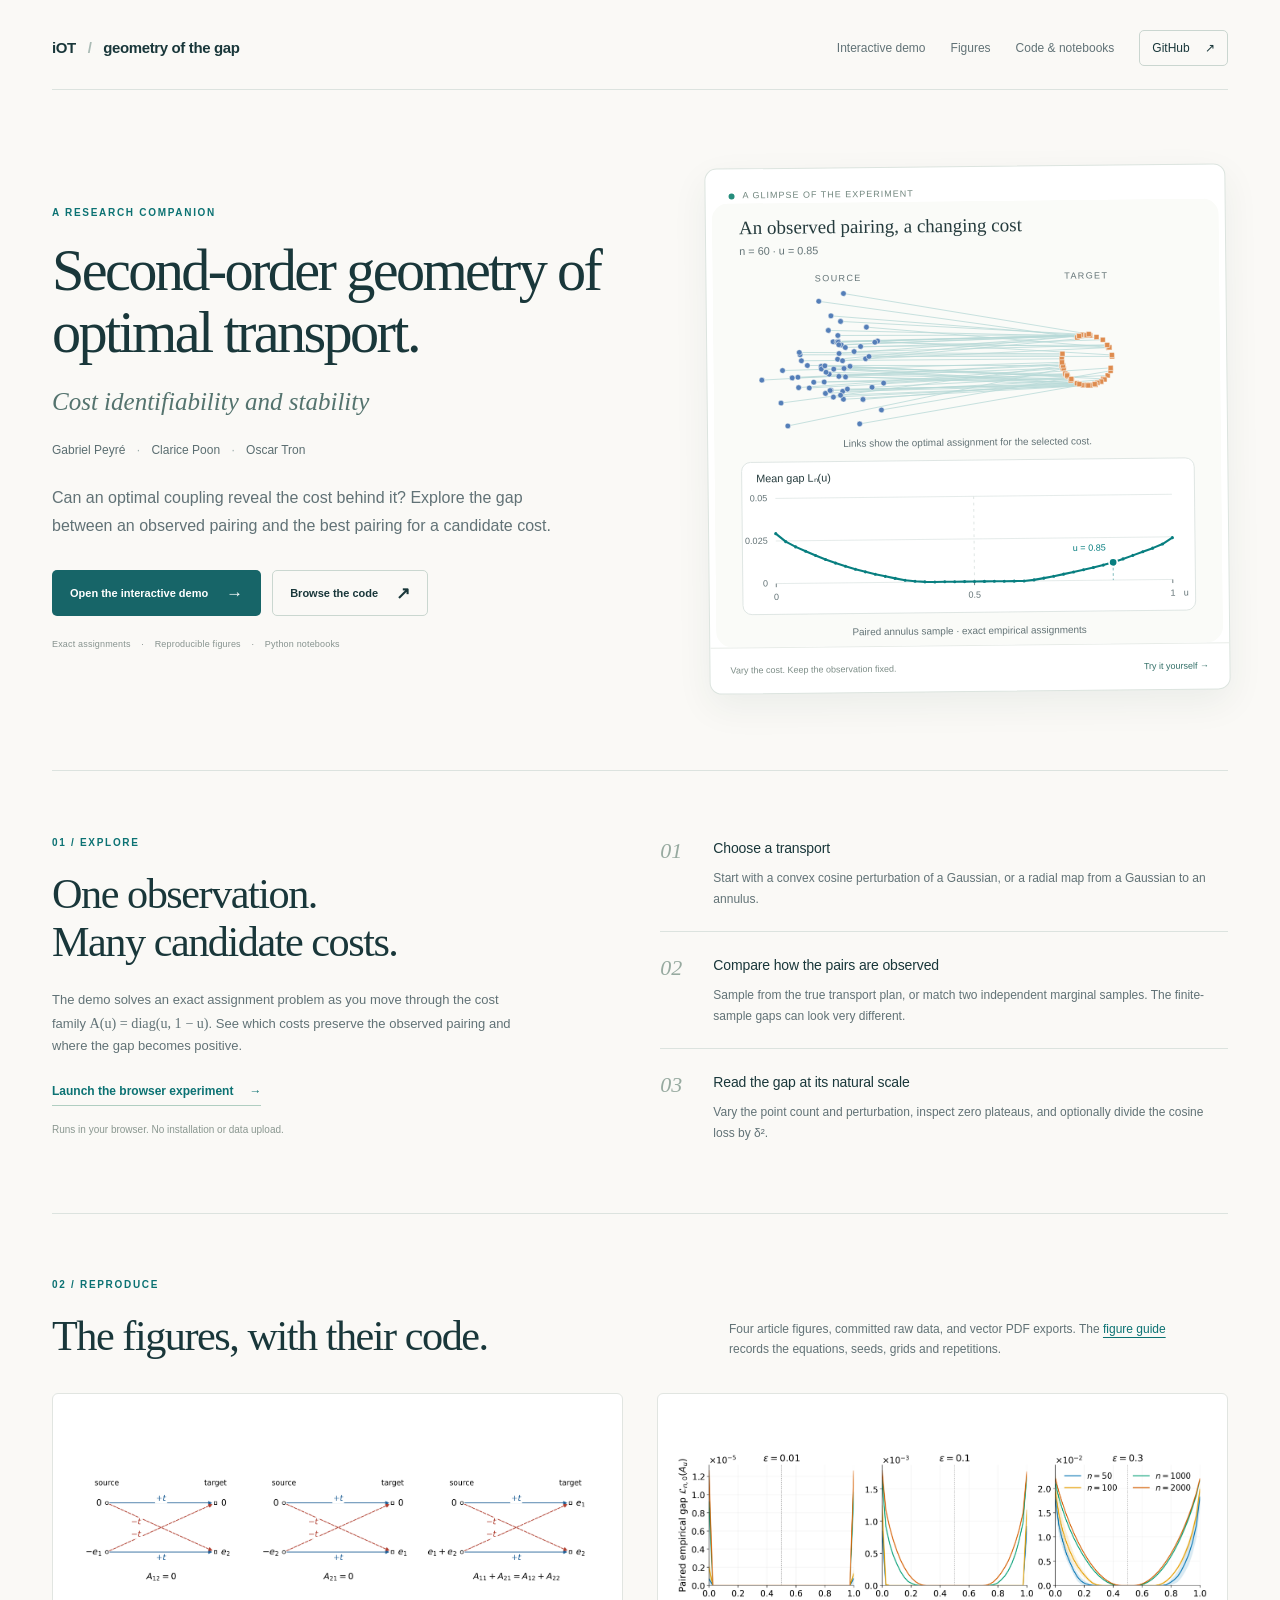
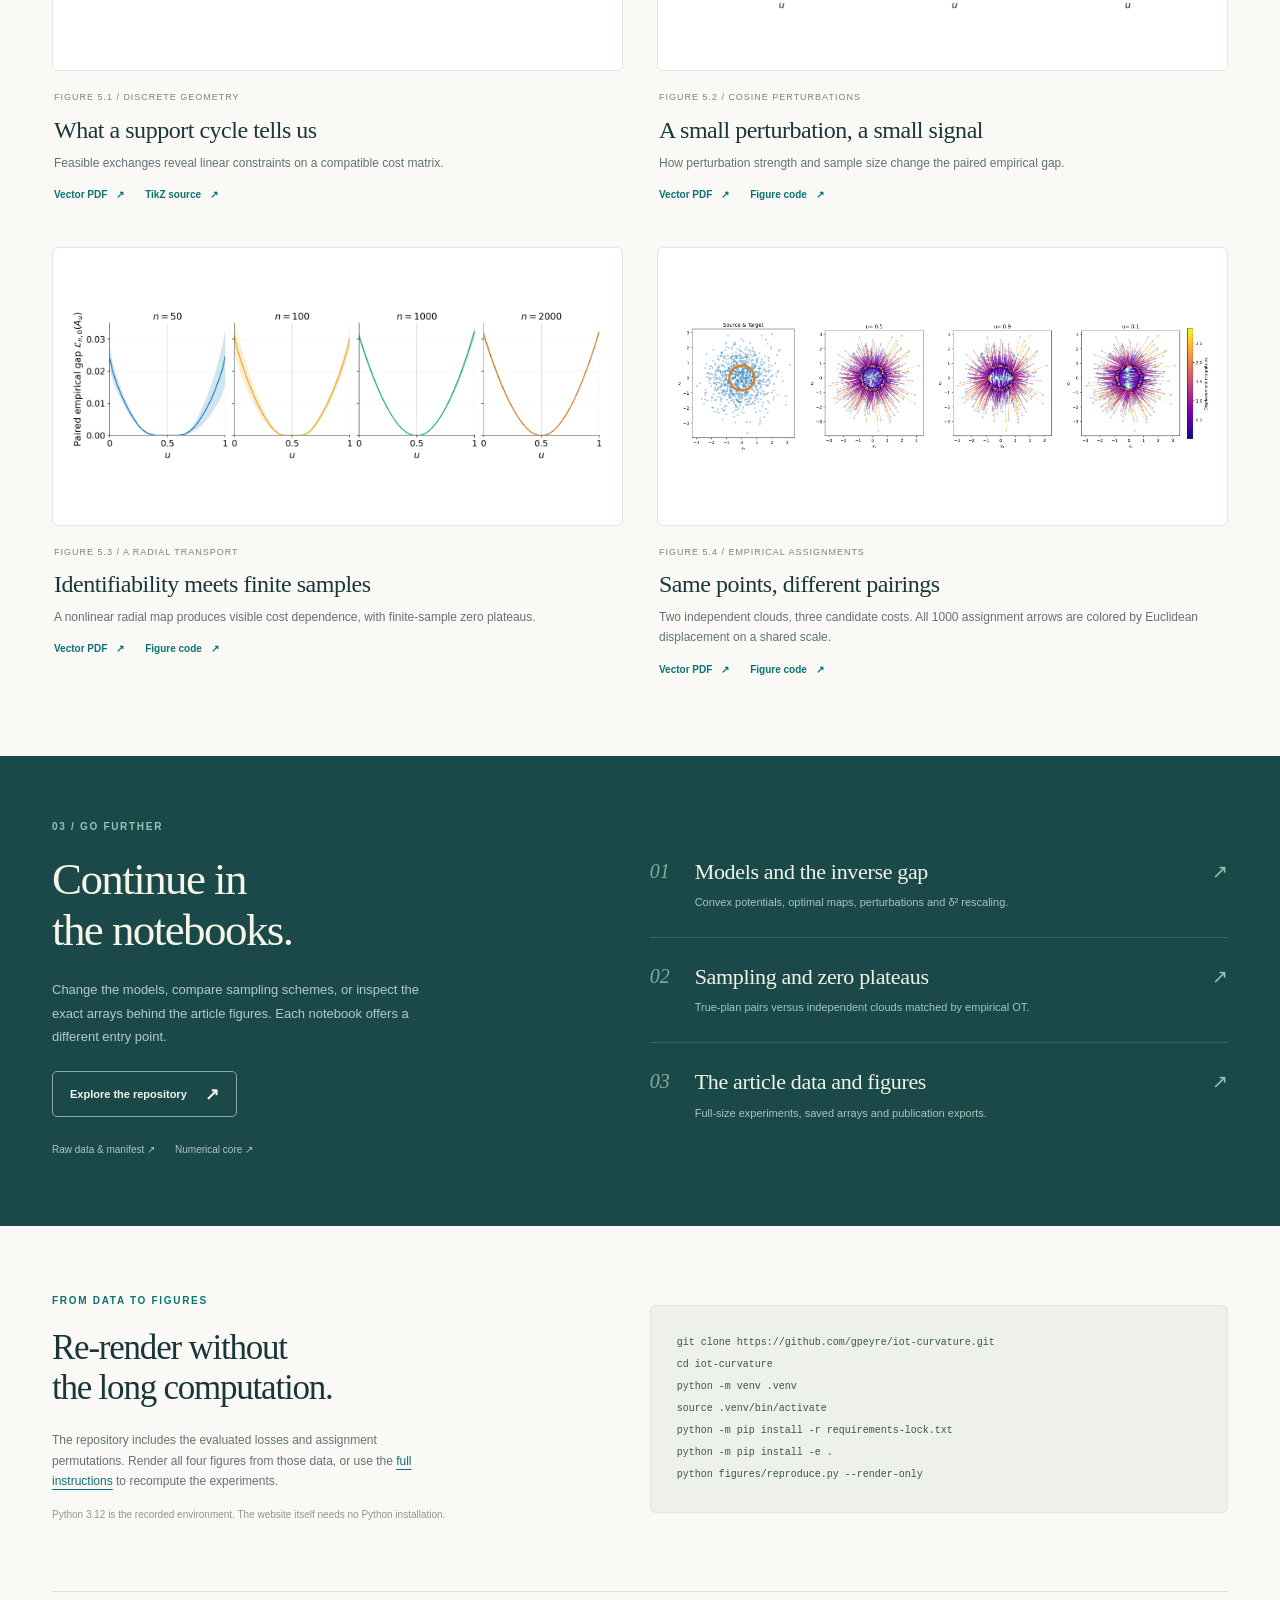
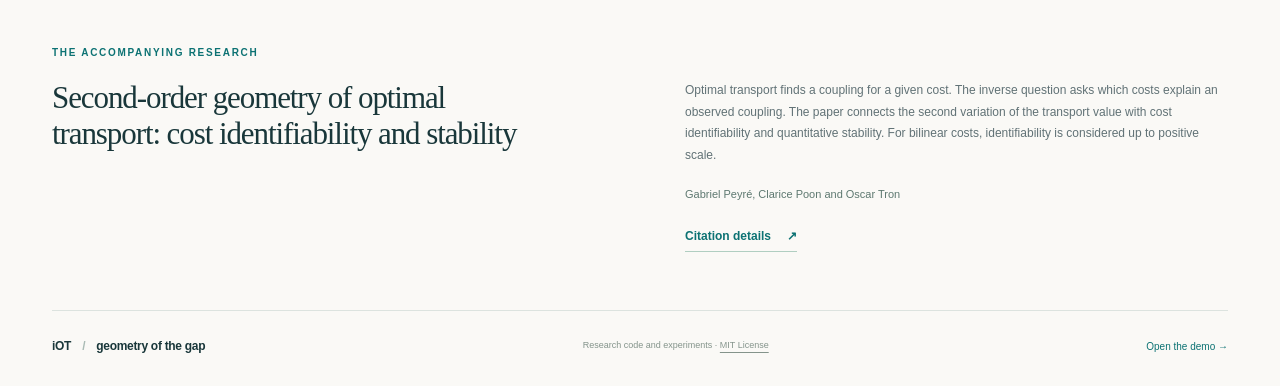
<file: docs/index.html>
<!doctype html>
<html lang="en">
<head>
  <meta charset="utf-8">
  <meta name="viewport" content="width=device-width, initial-scale=1">
  <meta name="description" content="Second-order geometry of optimal transport: cost identifiability and stability. Explore the interactive demo, reproduce the paper figures, and browse the code and notebooks.">
  <meta name="theme-color" content="#faf9f6">
  <meta property="og:title" content="Second-order geometry of optimal transport">
  <meta property="og:description" content="Cost identifiability and stability. Interactive experiments, reproducible figures and open-source code.">
  <meta property="og:type" content="website">
  <meta property="og:url" content="https://gpeyre.github.io/iot-curvature/">
  <link rel="canonical" href="https://gpeyre.github.io/iot-curvature/">
  <title>Second-order geometry of optimal transport · Code &amp; experiments</title>
  <link rel="icon" type="image/svg+xml" href="favicon.svg">
  <link rel="stylesheet" href="landing.css">
</head>
<body>
<a class="skip-link" href="#main">Skip to content</a>
<header class="site-header container">
  <a class="wordmark" href="index.html" aria-label="iOT project home">iOT <span>/</span> geometry of the gap</a>
  <nav aria-label="Main navigation">
    <a href="demo.html">Interactive demo</a>
    <a href="#figures">Figures</a>
    <a href="#resources">Code &amp; notebooks</a>
    <a class="nav-github" href="https://github.com/gpeyre/iot-curvature">GitHub <span aria-hidden="true">↗</span></a>
  </nav>
</header>

<main id="main">
  <section class="hero container" aria-labelledby="project-title">
    <div class="hero-copy">
      <p class="eyebrow">A research companion</p>
      <h1 id="project-title">Second-order geometry of optimal transport.</h1>
      <p class="subtitle">Cost identifiability and stability</p>
      <p class="authors">Gabriel Peyré <span>·</span> Clarice Poon <span>·</span> Oscar Tron</p>
      <p class="intro">Can an optimal coupling reveal the cost behind it? Explore the gap between an observed pairing and the best pairing for a candidate cost.</p>
      <div class="hero-actions">
        <a class="button primary" href="demo.html">Open the interactive demo <span aria-hidden="true">→</span></a>
        <a class="button secondary" href="https://github.com/gpeyre/iot-curvature">Browse the code <span aria-hidden="true">↗</span></a>
      </div>
      <p class="hero-footnote">Exact assignments <span>·</span> Reproducible figures <span>·</span> Python notebooks</p>
    </div>
    <figure class="hero-visual">
      <div class="visual-label"><span class="status-dot"></span> A glimpse of the experiment</div>
      <a class="preview-link" href="demo.html" aria-label="Open the interactive optimal transport experiment">
        <img src="assets/experiment-preview.svg" width="560" height="490" alt="An annulus transport sample and its empirical optimality gap as the cost parameter changes." fetchpriority="high">
      </a>
      <figcaption>Vary the cost. Keep the observation fixed. <a href="demo.html">Try it yourself <span aria-hidden="true">→</span></a></figcaption>
    </figure>
  </section>

  <section id="experiment" class="experiment-section container section-rule" aria-labelledby="experiment-title">
    <div class="section-intro">
      <p class="eyebrow">01 / Explore</p>
      <h2 id="experiment-title">One observation.<br>Many candidate costs.</h2>
      <p>The demo solves an exact assignment problem as you move through the cost family <span class="math">A(u) = diag(u, 1 − u)</span>. See which costs preserve the observed pairing and where the gap becomes positive.</p>
      <a class="text-link" href="demo.html">Launch the browser experiment <span aria-hidden="true">→</span></a>
      <p class="small-note">Runs in your browser. No installation or data upload.</p>
    </div>
    <ol class="experiment-steps">
      <li><span class="step-number">01</span><div><h3>Choose a transport</h3><p>Start with a convex cosine perturbation of a Gaussian, or a radial map from a Gaussian to an annulus.</p></div></li>
      <li><span class="step-number">02</span><div><h3>Compare how the pairs are observed</h3><p>Sample from the true transport plan, or match two independent marginal samples. The finite-sample gaps can look very different.</p></div></li>
      <li><span class="step-number">03</span><div><h3>Read the gap at its natural scale</h3><p>Vary the point count and perturbation, inspect zero plateaus, and optionally divide the cosine loss by δ².</p></div></li>
    </ol>
  </section>

  <section id="figures" class="figures-section container section-rule" aria-labelledby="figures-title">
    <div class="section-heading">
      <div><p class="eyebrow">02 / Reproduce</p><h2 id="figures-title">The figures, with their code.</h2></div>
      <p>Four article figures, committed raw data, and vector PDF exports. The <a href="https://github.com/gpeyre/iot-curvature/blob/main/figures/README.md">figure guide</a> records the equations, seeds, grids and repetitions.</p>
    </div>
    <div class="figure-grid">
      <figure class="article-figure">
        <a class="figure-image" href="https://github.com/gpeyre/iot-curvature/blob/main/figures/generated/figure_1_cycles.pdf" aria-label="View Figure 5.1 as a PDF on GitHub"><img src="assets/figure_1_cycles.png" alt="Three discrete support cycles and the matrix constraints they impose." loading="lazy" decoding="async"></a>
        <figcaption><p class="figure-number">Figure 5.1 / Discrete geometry</p><h3>What a support cycle tells us</h3><p>Feasible exchanges reveal linear constraints on a compatible cost matrix.</p><div class="figure-links"><a href="https://github.com/gpeyre/iot-curvature/blob/main/figures/generated/figure_1_cycles.pdf">Vector PDF <span aria-hidden="true">↗</span></a><a href="https://github.com/gpeyre/iot-curvature/blob/main/figures/source/discrete_identifiability_cycles.tex">TikZ source <span aria-hidden="true">↗</span></a></div></figcaption>
      </figure>
      <figure class="article-figure">
        <a class="figure-image" href="https://github.com/gpeyre/iot-curvature/blob/main/figures/generated/figure_2_cosine.pdf" aria-label="View Figure 5.2 as a PDF on GitHub"><img src="assets/figure_2_cosine.png" alt="Empirical cosine-model gap curves for three perturbations and four sample sizes." loading="lazy" decoding="async"></a>
        <figcaption><p class="figure-number">Figure 5.2 / Cosine perturbations</p><h3>A small perturbation, a small signal</h3><p>How perturbation strength and sample size change the paired empirical gap.</p><div class="figure-links"><a href="https://github.com/gpeyre/iot-curvature/blob/main/figures/generated/figure_2_cosine.pdf">Vector PDF <span aria-hidden="true">↗</span></a><a href="https://github.com/gpeyre/iot-curvature/blob/main/figures/reproduce.py">Figure code <span aria-hidden="true">↗</span></a></div></figcaption>
      </figure>
      <figure class="article-figure">
        <a class="figure-image" href="https://github.com/gpeyre/iot-curvature/blob/main/figures/generated/figure_3_annulus.pdf" aria-label="View Figure 5.3 as a PDF on GitHub"><img src="assets/figure_3_annulus.png" alt="Paired Gaussian-to-annulus gap curves for sample sizes 50, 100, 1000 and 2000." loading="lazy" decoding="async"></a>
        <figcaption><p class="figure-number">Figure 5.3 / A radial transport</p><h3>Identifiability meets finite samples</h3><p>A nonlinear radial map produces visible cost dependence, with finite-sample zero plateaus.</p><div class="figure-links"><a href="https://github.com/gpeyre/iot-curvature/blob/main/figures/generated/figure_3_annulus.pdf">Vector PDF <span aria-hidden="true">↗</span></a><a href="https://github.com/gpeyre/iot-curvature/blob/main/figures/reproduce.py">Figure code <span aria-hidden="true">↗</span></a></div></figcaption>
      </figure>
      <figure class="article-figure">
        <a class="figure-image" href="https://github.com/gpeyre/iot-curvature/blob/main/figures/generated/figure_4_annulus_maps.pdf" aria-label="View Figure 5.4 as a PDF on GitHub"><img src="assets/figure_4_annulus_maps.png" alt="Displacement-colored optimal assignments between independent 1000-point Gaussian and annulus clouds at three candidate costs." loading="lazy" decoding="async"></a>
        <figcaption><p class="figure-number">Figure 5.4 / Empirical assignments</p><h3>Same points, different pairings</h3><p>Two independent clouds, three candidate costs. All 1000 assignment arrows are colored by Euclidean displacement on a shared scale.</p><div class="figure-links"><a href="https://github.com/gpeyre/iot-curvature/blob/main/figures/generated/figure_4_annulus_maps.pdf">Vector PDF <span aria-hidden="true">↗</span></a><a href="https://github.com/gpeyre/iot-curvature/blob/main/figures/reproduce.py">Figure code <span aria-hidden="true">↗</span></a></div></figcaption>
      </figure>
    </div>
  </section>

  <section id="resources" class="resource-section" aria-labelledby="resources-title">
    <div class="container resource-grid">
      <div class="resource-intro"><p class="eyebrow">03 / Go further</p><h2 id="resources-title">Continue in <br>the notebooks.</h2><p>Change the models, compare sampling schemes, or inspect the exact arrays behind the article figures. Each notebook offers a different entry point.</p><a class="button light" href="https://github.com/gpeyre/iot-curvature">Explore the repository <span aria-hidden="true">↗</span></a><div class="resource-small-links"><a href="https://github.com/gpeyre/iot-curvature/tree/main/figures/data">Raw data &amp; manifest <span aria-hidden="true">↗</span></a><a href="https://github.com/gpeyre/iot-curvature/blob/main/src/iot_gap/core.py">Numerical core <span aria-hidden="true">↗</span></a></div></div>
      <div class="notebook-list">
        <a class="notebook-link" href="https://github.com/gpeyre/iot-curvature/blob/main/notebooks/01_models_and_gap.ipynb"><span class="notebook-number">01</span><div><h3>Models and the inverse gap</h3><p>Convex potentials, optimal maps, perturbations and δ² rescaling.</p></div><span class="notebook-arrow" aria-hidden="true">↗</span></a>
        <a class="notebook-link" href="https://github.com/gpeyre/iot-curvature/blob/main/notebooks/02_sampling_and_plateaus.ipynb"><span class="notebook-number">02</span><div><h3>Sampling and zero plateaus</h3><p>True-plan pairs versus independent clouds matched by empirical OT.</p></div><span class="notebook-arrow" aria-hidden="true">↗</span></a>
        <a class="notebook-link" href="https://github.com/gpeyre/iot-curvature/blob/main/notebooks/03_article_data_and_figures.ipynb"><span class="notebook-number">03</span><div><h3>The article data and figures</h3><p>Full-size experiments, saved arrays and publication exports.</p></div><span class="notebook-arrow" aria-hidden="true">↗</span></a>
      </div>
    </div>
  </section>

  <section id="reproduce" class="reproduce-section container" aria-labelledby="reproduce-title">
    <div><p class="eyebrow">From data to figures</p><h2 id="reproduce-title">Re-render without <br>the long computation.</h2><p>The repository includes the evaluated losses and assignment permutations. Render all four figures from those data, or use the <a href="https://github.com/gpeyre/iot-curvature/blob/main/figures/README.md#installation-and-reproduction">full instructions</a> to recompute the experiments.</p><p class="small-note">Python 3.12 is the recorded environment. The website itself needs no Python installation.</p></div>
    <pre aria-label="Commands to reproduce the article figures"><code>git clone https://github.com/gpeyre/iot-curvature.git
cd iot-curvature
python -m venv .venv
source .venv/bin/activate
python -m pip install -r requirements-lock.txt
python -m pip install -e .
python figures/reproduce.py --render-only</code></pre>
  </section>

  <section id="paper" class="paper-section container section-rule" aria-labelledby="paper-title">
    <p class="eyebrow">The accompanying research</p>
    <div class="paper-grid"><h2 id="paper-title">Second-order geometry of optimal transport: cost identifiability and stability</h2><div><p>Optimal transport finds a coupling for a given cost. The inverse question asks which costs explain an observed coupling. The paper connects the second variation of the transport value with cost identifiability and quantitative stability. For bilinear costs, identifiability is considered up to positive scale.</p><p class="paper-authors">Gabriel Peyré, Clarice Poon and Oscar Tron</p><a class="text-link" href="https://github.com/gpeyre/iot-curvature/blob/main/CITATION.cff">Citation details <span aria-hidden="true">↗</span></a></div></div>
  </section>
</main>

<footer class="site-footer container"><a class="wordmark" href="index.html">iOT <span>/</span> geometry of the gap</a><p>Research code and experiments · <a href="https://github.com/gpeyre/iot-curvature/blob/main/LICENSE">MIT License</a></p><a href="demo.html">Open the demo <span aria-hidden="true">→</span></a></footer>
</body>
</html>
</file>
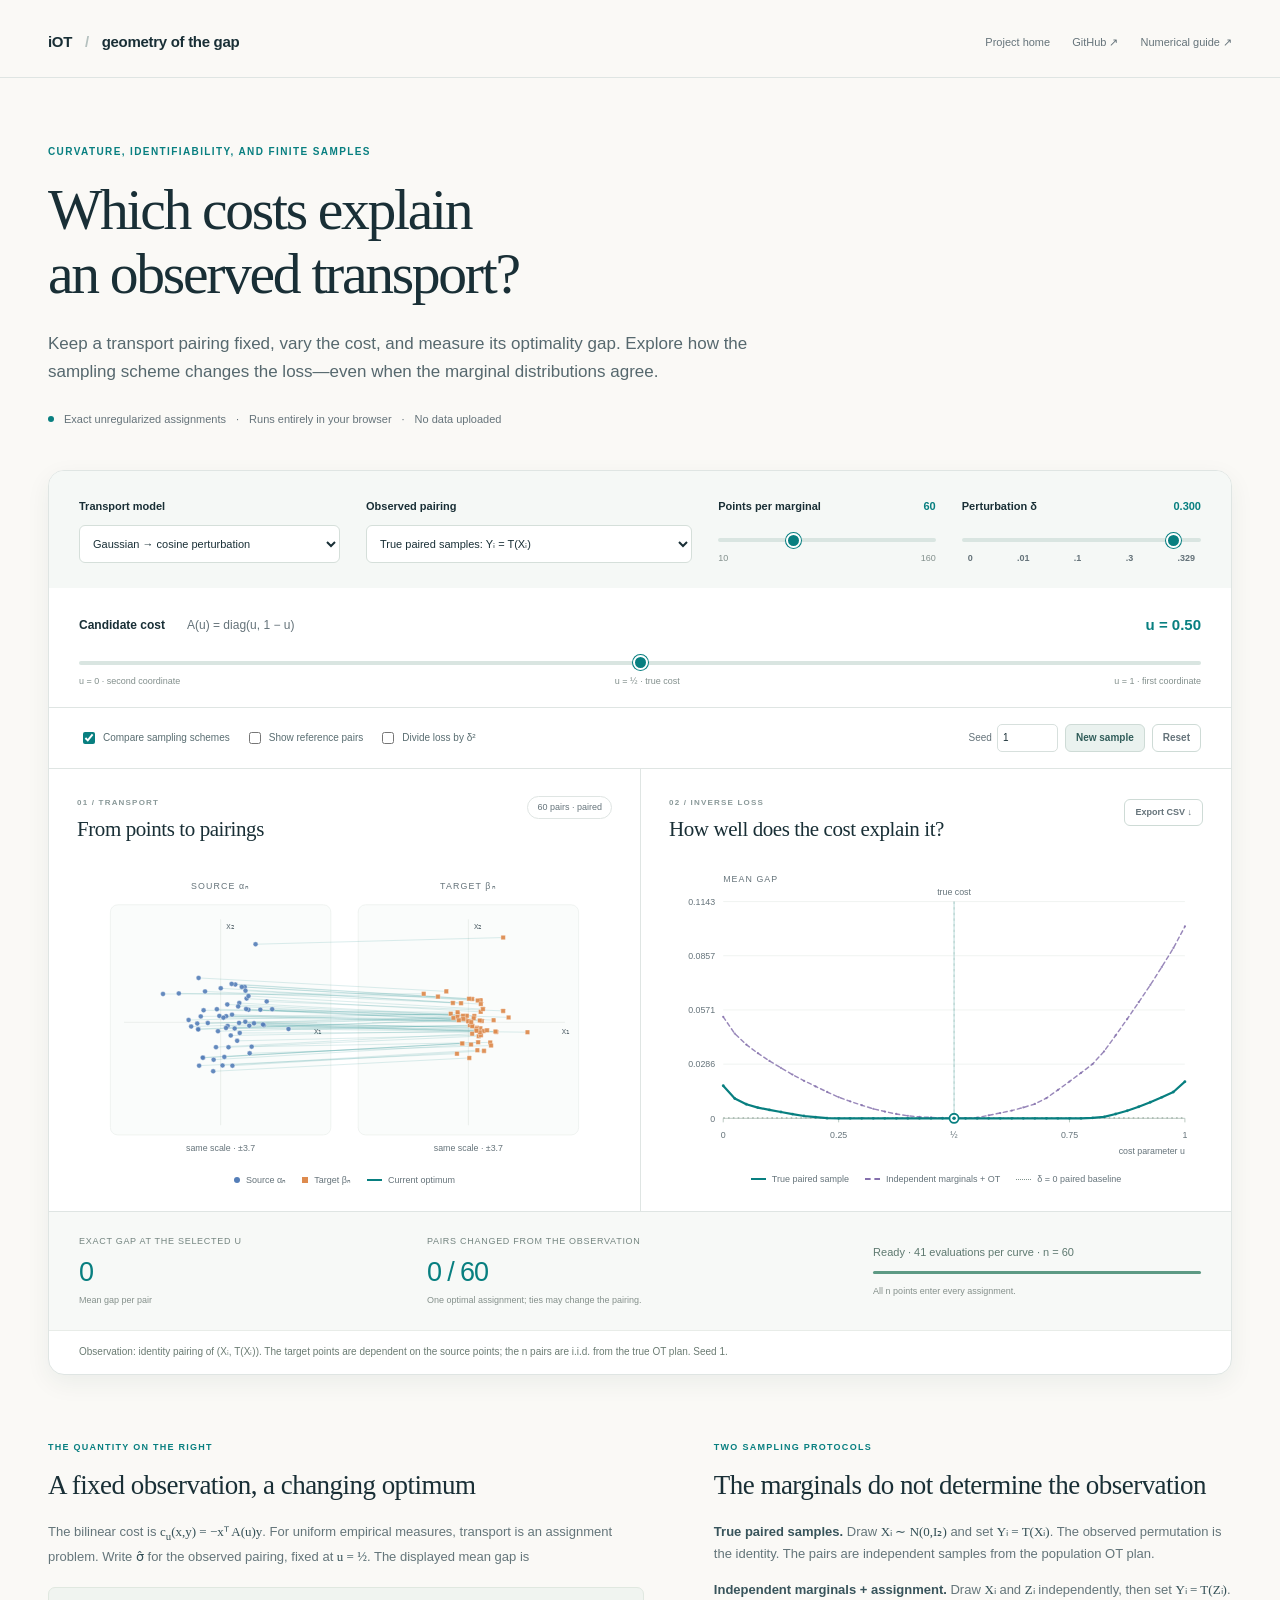
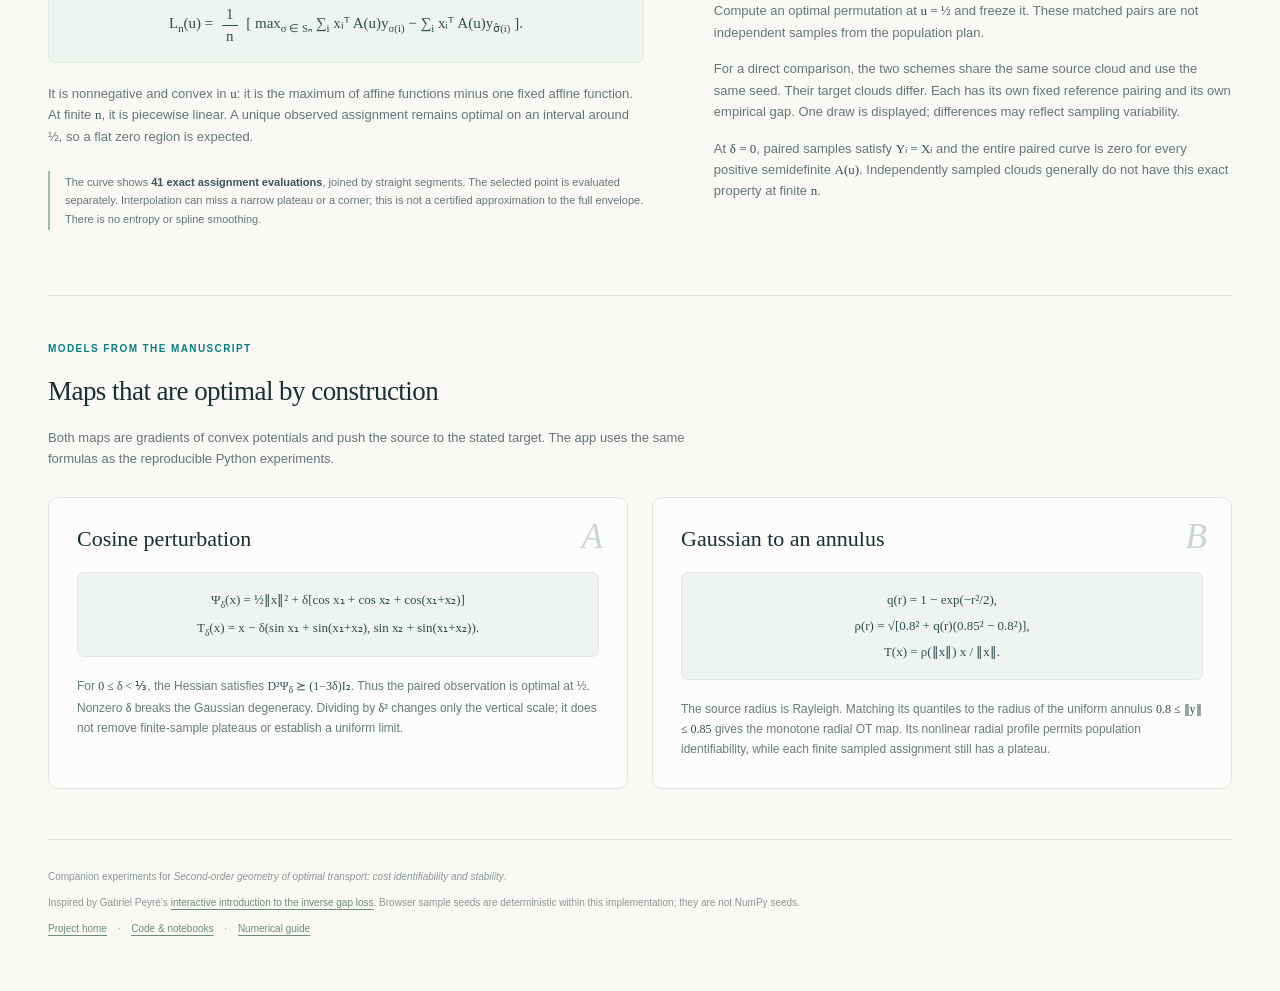
<file: docs/demo.html>
<!doctype html>
<html lang="en">
<head>
  <meta charset="utf-8">
  <meta name="viewport" content="width=device-width, initial-scale=1">
  <meta name="description" content="Explore inverse optimal transport: observed pairings, exact assignment gaps, finite-sample plateaus and sampling choices.">
  <meta property="og:url" content="https://gpeyre.github.io/iot-curvature/demo.html">
  <link rel="canonical" href="https://gpeyre.github.io/iot-curvature/demo.html">
  <title>Inverse optimal transport · Interactive experiments</title>
  <link rel="icon" type="image/svg+xml" href="favicon.svg">
  <link rel="stylesheet" href="styles.css">
</head>
<body>
<header class="page-header wrap">
  <a class="wordmark" href="index.html">iOT <span>/</span> geometry of the gap</a>
  <nav class="demo-nav" aria-label="Project navigation"><a class="subtle-link" href="index.html">Project home</a><a class="subtle-link" href="https://github.com/gpeyre/iot-curvature">GitHub <span aria-hidden="true">↗</span></a><a class="subtle-link" href="https://github.com/gpeyre/iot-curvature/blob/main/docs/README.md">Numerical guide <span aria-hidden="true">↗</span></a></nav>
</header>
<main class="wrap">
  <section class="hero">
    <p class="eyebrow">Curvature, identifiability, and finite samples</p>
    <h1>Which costs explain<br>an observed transport?</h1>
    <p class="lede">Keep a transport pairing fixed, vary the cost, and measure its optimality gap. Explore how the sampling scheme changes the loss—even when the marginal distributions agree.</p>
    <div class="hero-note"><span class="status-dot"></span> Exact unregularized assignments <span>·</span> Runs entirely in your browser <span>·</span> No data uploaded</div>
  </section>

  <section class="experiment" aria-label="Interactive optimal transport experiment">
    <div class="controls">
      <div class="control wide">
        <label for="model">Transport model</label>
        <select id="model"><option value="cosine">Gaussian → cosine perturbation</option><option value="annulus">Gaussian → uniform annulus</option></select>
      </div>
      <div class="control wide">
        <label for="sampling">Observed pairing</label>
        <select id="sampling"><option value="paired">True paired samples: Yᵢ = T(Xᵢ)</option><option value="independent">Independent marginals + OT at u = ½</option></select>
      </div>
      <div class="control range-control">
        <label for="n">Points per marginal <output id="n-value" for="n">60</output></label>
        <input id="n" type="range" min="10" max="160" step="10" value="60">
        <div class="range-ticks"><span>10</span><span>160</span></div>
      </div>
      <div class="control range-control" id="delta-control">
        <label for="delta">Perturbation δ <output id="delta-value" for="delta">0.300</output></label>
        <input id="delta" type="range" min="0" max="0.329" step="0.001" value="0.3">
        <div class="presets" aria-label="Perturbation presets"><button type="button" data-delta="0">0</button><button type="button" data-delta="0.01">.01</button><button type="button" data-delta="0.1">.1</button><button type="button" data-delta="0.3">.3</button><button type="button" data-delta="0.329">.329</button></div>
      </div>
    </div>

    <div class="parameter-row">
      <div class="control cost-control">
        <label for="u">Candidate cost <span class="matrix-label">A(u) = diag(u, 1 − u)</span><output id="u-value" for="u">u = 0.50</output></label>
        <input id="u" type="range" min="0" max="1" step="0.005" value="0.5">
        <div class="range-ticks"><span>u = 0 · second coordinate</span><span>u = ½ · true cost</span><span>u = 1 · first coordinate</span></div>
      </div>
    </div>
    <div class="toolbar">
      <div class="switches">
        <label><input id="compare" type="checkbox" checked> Compare sampling schemes</label>
        <label><input id="reference" type="checkbox"> Show reference pairs</label>
        <label id="normalize-label"><input id="normalize" type="checkbox"> Divide loss by δ²</label>
      </div>
      <div class="actions"><label class="seed-label" for="seed">Seed <input id="seed" type="number" min="0" max="4294967295" value="1" step="1"></label><button id="new-seed" type="button">New sample</button><button id="reset" class="quiet" type="button">Reset</button></div>
    </div>

    <div class="visual-grid">
      <section class="visual-panel">
        <div class="panel-heading"><div><p class="panel-number">01 / TRANSPORT</p><h2>From points to pairings</h2></div><span id="sample-badge" class="badge">60 pairs</span></div>
        <svg id="cloud" viewBox="0 0 680 380" role="img" aria-label="Source and target points with the optimal pairing for the selected cost"></svg>
        <div class="legend"><span><i class="dot source"></i> Source αₙ</span><span><i class="square target"></i> Target βₙ</span><span><i class="line active"></i> Current optimum</span><span id="reference-legend" hidden><i class="line dashed"></i> Fixed observation</span></div>
      </section>
      <section class="visual-panel">
        <div class="panel-heading"><div><p class="panel-number">02 / INVERSE LOSS</p><h2>How well does the cost explain it?</h2></div><button id="export" class="quiet compact" type="button" disabled>Export CSV ↓</button></div>
        <svg id="loss" viewBox="0 0 680 380" role="img" aria-label="Optimality gap as a function of the cost parameter u"></svg>
        <div id="curve-legend" class="legend"></div>
      </section>
    </div>

    <div class="readout-row">
      <div><span class="metric-label">Exact gap at the selected u</span><strong id="gap-value">—</strong><small id="scale-caption">Mean gap per pair</small></div>
      <div><span class="metric-label">Pairs changed from the observation</span><strong id="changed-value">—</strong><small>One optimal assignment; ties may change the pairing.</small></div>
      <div class="computation"><span id="status" role="status" aria-live="polite">Preparing the experiment…</span><progress id="progress" max="1" value="0" aria-label="Curve computation progress"></progress><small>All n points enter every assignment.</small></div>
    </div>
    <p id="sample-note" class="sample-note"></p>
    <noscript><p class="error">JavaScript is needed for the experiment. The mathematical setup remains readable below.</p></noscript>
  </section>

  <section class="reading-grid">
    <article class="explanation">
      <p class="eyebrow">The quantity on the right</p><h2>A fixed observation, a changing optimum</h2>
      <p>The bilinear cost is <span class="math">c<sub>u</sub>(x,y) = −xᵀ A(u)y</span>. For uniform empirical measures, transport is an assignment problem. Write <span class="math">σ̂</span> for the observed pairing, fixed at <span class="math">u = ½</span>. The displayed mean gap is</p>
      <div class="equation" aria-label="L n of u equals one over n times the maximum over permutations sigma of the sum of x i transpose A u y sigma i minus the sum of x i transpose A u y sigma hat i">
        L<sub>n</sub>(u) = <span class="fraction"><span>1</span><span>n</span></span> [ max<sub>σ ∈ Sₙ</sub> ∑<sub>i</sub> xᵢᵀ A(u)y<sub>σ(i)</sub> − ∑<sub>i</sub> xᵢᵀ A(u)y<sub>σ̂(i)</sub> ].
      </div>
      <p>It is nonnegative and convex in <span class="math">u</span>: it is the maximum of affine functions minus one fixed affine function. At finite <span class="math">n</span>, it is piecewise linear. A unique observed assignment remains optimal on an interval around ½, so a flat zero region is expected.</p>
      <p class="callout">The curve shows <strong>41 exact assignment evaluations</strong>, joined by straight segments. The selected point is evaluated separately. Interpolation can miss a narrow plateau or a corner; this is not a certified approximation to the full envelope. There is no entropy or spline smoothing.</p>
    </article>
    <article class="explanation">
      <p class="eyebrow">Two sampling protocols</p><h2>The marginals do not determine the observation</h2>
      <p><strong>True paired samples.</strong> Draw <span class="math">Xᵢ ∼ N(0,I₂)</span> and set <span class="math">Yᵢ = T(Xᵢ)</span>. The observed permutation is the identity. The pairs are independent samples from the population OT plan.</p>
      <p><strong>Independent marginals + assignment.</strong> Draw <span class="math">Xᵢ</span> and <span class="math">Zᵢ</span> independently, then set <span class="math">Yᵢ = T(Zᵢ)</span>. Compute an optimal permutation at <span class="math">u = ½</span> and freeze it. These matched pairs are not independent samples from the population plan.</p>
      <p>For a direct comparison, the two schemes share the same source cloud and use the same seed. Their target clouds differ. Each has its own fixed reference pairing and its own empirical gap. One draw is displayed; differences may reflect sampling variability.</p>
      <p>At <span class="math">δ = 0</span>, paired samples satisfy <span class="math">Yᵢ = Xᵢ</span> and the entire paired curve is zero for every positive semidefinite <span class="math">A(u)</span>. Independently sampled clouds generally do not have this exact property at finite <span class="math">n</span>.</p>
    </article>
  </section>

  <section class="model-section">
    <div><p class="eyebrow">Models from the manuscript</p><h2>Maps that are optimal by construction</h2><p>Both maps are gradients of convex potentials and push the source to the stated target. The app uses the same formulas as the reproducible Python experiments.</p></div>
    <div class="model-cards">
      <article><span class="model-index">A</span><h3>Cosine perturbation</h3><div class="equation compact-equation">Ψ<sub>δ</sub>(x) = ½‖x‖² + δ[cos x₁ + cos x₂ + cos(x₁+x₂)]<br>T<sub>δ</sub>(x) = x − δ(sin x₁ + sin(x₁+x₂), sin x₂ + sin(x₁+x₂)).</div><p>For <span class="math">0 ≤ δ &lt; ⅓</span>, the Hessian satisfies <span class="math">D²Ψ<sub>δ</sub> ⪰ (1−3δ)I₂</span>. Thus the paired observation is optimal at ½. Nonzero <span class="math">δ</span> breaks the Gaussian degeneracy. Dividing by <span class="math">δ²</span> changes only the vertical scale; it does not remove finite-sample plateaus or establish a uniform limit.</p></article>
      <article><span class="model-index">B</span><h3>Gaussian to an annulus</h3><div class="equation compact-equation">q(r) = 1 − exp(−r²/2),<br>ρ(r) = √[0.8² + q(r)(0.85² − 0.8²)],<br>T(x) = ρ(‖x‖) x / ‖x‖.</div><p>The source radius is Rayleigh. Matching its quantiles to the radius of the uniform annulus <span class="math">0.8 ≤ ‖y‖ ≤ 0.85</span> gives the monotone radial OT map. Its nonlinear radial profile permits population identifiability, while each finite sampled assignment still has a plateau.</p></article>
    </div>
  </section>

  <footer><p>Companion experiments for <em>Second-order geometry of optimal transport: cost identifiability and stability</em>.</p><p>Inspired by Gabriel Peyré’s <a href="https://www.gpeyre.com/blog/2026/10/03/inverse-optimisation-gap-loss/">interactive introduction to the inverse gap loss</a>. Browser sample seeds are deterministic within this implementation; they are not NumPy seeds.</p><p><a href="index.html">Project home</a> <span>·</span> <a href="https://github.com/gpeyre/iot-curvature">Code &amp; notebooks</a> <span>·</span> <a href="https://github.com/gpeyre/iot-curvature/blob/main/docs/README.md">Numerical guide</a></p></footer>
</main>
<script type="module" src="app.mjs"></script>
</body>
</html>
</file>
<file: docs/landing.css>
:root{color-scheme:light;--paper:#faf9f6;--ink:#19373a;--muted:#617276;--teal:#0c7273;--line:#dce3df;--soft:#eef2ee;--serif:Georgia,"Times New Roman",serif;--sans:ui-sans-serif,-apple-system,BlinkMacSystemFont,"Segoe UI",sans-serif}
*{box-sizing:border-box}html{scroll-behavior:smooth;scroll-padding-top:30px}body{margin:0;background:var(--paper);color:var(--ink);font:15px/1.7 var(--sans);-webkit-font-smoothing:antialiased}::selection{background:#cbe8de;color:#153e3e}a{color:inherit;text-underline-offset:4px}a:focus-visible{outline:3px solid #2ab3a4;outline-offset:5px}img{display:block;max-width:100%;height:auto}figure{margin:0}.container{width:min(1280px,calc(100% - 104px));margin-inline:auto}.skip-link{position:absolute;z-index:3;left:20px;top:-70px;background:var(--ink);color:#fff;padding:12px 20px;border-radius:4px}.skip-link:focus{top:12px}.site-header{display:flex;align-items:center;justify-content:space-between;gap:28px;padding-block:30px 23px;border-bottom:1px solid var(--line)}.wordmark{font-size:15px;font-weight:650;letter-spacing:-.025em;text-decoration:none;white-space:nowrap}.wordmark span{color:#aabbb5;padding-inline:8px}.site-header nav{display:flex;align-items:center;gap:25px;font-size:12px}.site-header nav a{text-decoration:none;color:var(--muted);white-space:nowrap}.site-header nav a:hover{color:var(--teal)}.site-header .nav-github{color:var(--ink);border:1px solid #cad6d0;border-radius:5px;padding:7px 12px}.nav-github span{margin-left:12px}.hero{display:grid;grid-template-columns:1.14fr 1fr;gap:62px;align-items:center;padding-block:76px 78px}.eyebrow{margin:0 0 20px;font:700 10px/1.4 var(--sans);text-transform:uppercase;letter-spacing:.17em;color:var(--teal)}h1{font:400 clamp(44px,4.55vw,66px)/1.06 var(--serif);letter-spacing:-.045em;margin:0 0 20px;max-width:650px}.subtitle{font:italic 25px/1.4 var(--serif);color:#54736e;margin:0 0 21px}.authors{font-size:12px;color:#5b6e71;margin:0 0 24px}.authors span{padding-inline:8px;color:#9cadab}.intro{font-size:16px;color:var(--muted);line-height:1.75;max-width:520px;margin:0 0 30px}.hero-actions{display:flex;gap:11px;flex-wrap:wrap}.button{display:inline-flex;align-items:center;justify-content:center;gap:18px;min-height:46px;padding:11px 17px;text-decoration:none;font-size:11px;font-weight:600;line-height:1.5;border:1px solid transparent;border-radius:5px;transition:background .15s,border-color .15s}.button span{font-size:17px;line-height:1}.primary{background:#176568;color:#fff}.primary:hover{background:#0c5053}.secondary{border-color:#cad7d0;background:transparent}.secondary:hover{background:#eef3ed;border-color:#9fbab0}.hero-footnote{font-size:9px;letter-spacing:.02em;color:#87938f;margin:21px 0 0}.hero-footnote span{margin-inline:8px}.hero-visual{min-width:0;background:white;border:1px solid #dce4df;border-radius:12px;box-shadow:0 13px 36px #163b3510;overflow:hidden;transform:rotate(-.6deg)}.visual-label{display:flex;align-items:center;gap:8px;padding:19px 23px 0;font-size:9px;text-transform:uppercase;letter-spacing:.11em;color:#71867e}.status-dot{width:6px;height:6px;flex:none;border-radius:50%;background:#258d7c}.preview-link{display:block;padding:0 6px;text-decoration:none}.hero-visual img{width:100%;height:auto}.hero-visual figcaption{font-size:9px;color:#7d8d87;border-top:1px solid #e8ece8;padding:15px 20px;display:flex;justify-content:space-between;align-items:center;gap:8px}.hero-visual figcaption a{color:#326f67;text-decoration:none;white-space:nowrap}.section-rule{border-top:1px solid var(--line)}h2{font:400 clamp(30px,3.3vw,44px)/1.14 var(--serif);letter-spacing:-.035em;margin:0 0 22px}h3{font-weight:500}.experiment-section{display:grid;grid-template-columns:.94fr 1.06fr;gap:105px;padding-block:65px 69px}.section-intro>p:not(.eyebrow):not(.small-note){max-width:480px;font-size:13px;color:var(--muted);margin:0 0 20px}.math{font-family:var(--serif);font-size:1.09em;white-space:nowrap}.text-link{display:inline-flex;align-items:center;gap:16px;font-size:12px;font-weight:600;color:var(--teal);text-decoration:none;border-bottom:1px solid #b0cec1;padding-bottom:4px}.text-link:hover{border-color:var(--teal)}.small-note{font-size:10px;color:#8a9790;line-height:1.7;margin:15px 0 0}.experiment-steps{list-style:none;padding:0;margin:0}.experiment-steps li{display:grid;grid-template-columns:35px 1fr;gap:18px;padding:21px 0;border-top:1px solid var(--line)}.experiment-steps li:first-child{padding-top:0;border-top:0}.experiment-steps li:last-child{padding-bottom:0}.step-number{font:italic 22px/1.4 var(--serif);color:#97aaa0}.experiment-steps h3{font-size:14px;margin:1px 0 7px;letter-spacing:-.01em}.experiment-steps p{font-size:12px;line-height:1.75;color:var(--muted);margin:0}.figures-section{padding-block:64px 78px}.section-heading{display:grid;grid-template-columns:1fr .85fr;gap:90px;align-items:end;margin-bottom:33px}.section-heading h2{margin-bottom:0}.section-heading>p{font-size:12px;color:var(--muted);margin:0;max-width:440px}.section-heading>p a{color:var(--teal)}.figure-grid{display:grid;grid-template-columns:1fr 1fr;gap:44px 34px}.figure-image{display:flex;align-items:center;justify-content:center;background:white;border:1px solid #e1e5e1;border-radius:6px;overflow:hidden;padding:16px;aspect-ratio:2.05;transition:border-color .15s,box-shadow .15s}.figure-image:hover{border-color:#a4beb1;box-shadow:0 5px 17px #17483a0a}.figure-image img{width:100%;height:100%;object-fit:contain}.article-figure figcaption{padding:19px 2px 0}.figure-number{font-size:9px;text-transform:uppercase;letter-spacing:.11em;color:#75867d;margin:0 0 9px}.article-figure h3{font:400 24px/1.25 var(--serif);letter-spacing:-.02em;margin:0 0 8px}.article-figure figcaption>p:not(.figure-number){font-size:12px;color:var(--muted);margin:0 0 13px}.figure-links{display:flex;gap:21px;font-size:10px;font-weight:600;color:var(--teal)}.figure-links a{text-decoration:none}.figure-links a:hover{text-decoration:underline}.figure-links span{margin-left:6px}.resource-section{background:#1b4849;color:#e9f2eb}.resource-grid{display:grid;grid-template-columns:.92fr 1.08fr;gap:105px;padding-block:64px 68px}.resource-section .eyebrow{color:#95c5b7}.resource-section h2{font-size:45px;color:#f5f5e8}.resource-intro>p:not(.eyebrow){max-width:370px;color:#b1ccc6;font-size:13px;line-height:1.8;margin:0 0 23px}.light{border-color:#8caba1;color:#f2f6ec;background:transparent}.light:hover{background:#ffffff0b;border-color:#bdd0c5}.resource-small-links{display:flex;gap:20px;flex-wrap:wrap;font-size:10px;color:#abc8bc;margin-top:24px}.resource-small-links a{text-decoration:none}.resource-small-links a:hover{text-decoration:underline}.notebook-list{align-self:center;min-width:0}.notebook-link{display:grid;grid-template-columns:28px 1fr 16px;align-items:start;gap:17px;padding:25px 0;text-decoration:none;border-top:1px solid #ffffff25}.notebook-link:first-child{padding-top:2px;border-top:0}.notebook-link:last-child{padding-bottom:0}.notebook-number{font:italic 20px/1.3 var(--serif);color:#7fae9e}.notebook-link h3{font:400 22px/1.25 var(--serif);letter-spacing:-.015em;margin:0 0 8px;color:#f1f5e9}.notebook-link p{font-size:11px;line-height:1.7;color:#a7c5bd;margin:0;max-width:345px}.notebook-arrow{color:#9cc4b2;font-size:19px;line-height:1.5;transition:transform .15s}.notebook-link:hover .notebook-arrow{transform:translate(2px,-2px)}.reproduce-section{display:grid;grid-template-columns:.94fr 1.06fr;gap:85px;align-items:center;padding-block:68px}.reproduce-section h2{font-size:35px}.reproduce-section>div>p:not(.eyebrow):not(.small-note){font-size:12px;color:var(--muted);max-width:400px}.reproduce-section>div>p a{color:var(--teal)}pre{margin:0;background:#eef1eb;border:1px solid #dfe6dc;border-radius:6px;padding:26px;color:#39544e;font:10px/2.2 ui-monospace,SFMono-Regular,Menlo,Consolas,monospace;overflow-x:auto;max-width:100%;min-width:0}code{font:inherit}.paper-section{padding-block:54px 58px}.paper-grid{display:grid;grid-template-columns:1fr 1fr;gap:90px}.paper-grid h2{font-size:31px;max-width:490px;margin:0}.paper-grid>div>p{font-size:12px;line-height:1.8;color:var(--muted);margin:0 0 18px}.paper-grid .paper-authors{font-size:11px;color:#5d7870}.site-footer{display:flex;justify-content:space-between;align-items:center;gap:20px;border-top:1px solid var(--line);padding-block:25px 30px}.site-footer .wordmark{font-size:12px}.site-footer p{font-size:9px;color:#84948b;margin:0}.site-footer>a:last-child{font-size:10px;text-decoration:none;color:var(--teal)}
@media(min-width:1600px){.hero{padding-block:92px}.hero h1{font-size:70px}}
@media(max-width:1120px){.container{width:calc(100% - 64px)}.hero{gap:35px;padding-block:60px}h1{font-size:52px}.subtitle{font-size:22px}.hero-actions{gap:9px}.button{font-size:10px;padding-inline:13px;gap:12px}.hero-footnote{font-size:8px}.hero-visual figcaption{display:block}.hero-visual figcaption a{display:block;margin-top:4px}.experiment-section,.resource-grid{gap:65px}.section-heading{gap:50px}.reproduce-section{gap:45px}pre{padding:21px;font-size:9px}.site-header nav{gap:17px;font-size:11px}}
@media(max-width:840px){.container{width:calc(100% - 44px)}.site-header{flex-wrap:wrap;padding-block:23px 18px;gap:17px}.site-header nav{width:100%;justify-content:space-between;gap:12px;font-size:11px}.site-header .nav-github{padding:5px 11px}.hero{grid-template-columns:1fr;gap:34px;padding-block:44px 50px}.hero-copy{max-width:650px}.hero h1{font-size:clamp(42px,6.8vw,61px);max-width:650px}.subtitle{font-size:25px}.intro{max-width:600px}.hero-actions .button{font-size:11px;padding-inline:17px}.hero-footnote{font-size:9px}.hero-visual{max-width:540px;justify-self:center;transform:none}.hero-visual figcaption{display:flex}.hero-visual figcaption a{margin:0}.experiment-section{grid-template-columns:1fr;gap:35px;padding-block:45px}.section-intro>p:not(.eyebrow):not(.small-note){max-width:600px}.experiment-steps{max-width:620px}.section-heading{grid-template-columns:1fr;gap:14px}.section-heading>p{max-width:600px}.figures-section{padding-block:45px 55px}.figure-grid{gap:32px 23px}.figure-image{padding:10px;aspect-ratio:1.8}.article-figure h3{font-size:21px}.resource-grid{grid-template-columns:1fr;gap:38px;padding-block:45px}.resource-intro>p:not(.eyebrow){max-width:580px}.resource-section h2{font-size:39px}.resource-section h2 br{display:none}.notebook-list{max-width:640px}.notebook-link p{max-width:440px}.reproduce-section{grid-template-columns:1fr;gap:25px;padding-block:45px}.reproduce-section>div>p:not(.eyebrow):not(.small-note){max-width:600px}.reproduce-section h2 br{display:none}pre{font-size:11px}.paper-grid{grid-template-columns:1fr;gap:22px}.paper-grid h2{max-width:650px;font-size:31px}.paper-section{padding-block:40px}.site-footer{flex-wrap:wrap}.site-footer p{order:3;width:100%}}
@media(max-width:480px){.container{width:calc(100% - 36px)}.site-header nav{font-size:10px;gap:8px}.site-header .nav-github{padding:4px 9px}.nav-github span{margin-left:5px}.wordmark{font-size:14px}.hero h1{font-size:44px}.eyebrow{font-size:9px;margin-bottom:17px}.subtitle{font-size:22px}.authors{font-size:10px}.authors span{padding-inline:5px}.intro{font-size:14px}.hero-actions{gap:10px}.hero-actions .button{min-height:44px;font-size:10px;padding:10px 12px;gap:10px}.hero-footnote{font-size:8px}.hero-footnote span{margin-inline:4px}.visual-label{padding:16px 16px 0;font-size:8px}.hero-visual figcaption{font-size:8px;padding:13px 14px;display:block}.hero-visual figcaption a{margin-top:4px}.hero-visual img{min-height:0}.experiment-section h2{font-size:35px}.figure-grid{grid-template-columns:1fr;gap:29px}.figure-image{aspect-ratio:2.1;padding:12px}.article-figure h3{font-size:25px}.article-figure figcaption>p:not(.figure-number){font-size:12px}.resource-small-links{gap:15px}.notebook-link{grid-template-columns:24px 1fr 14px;gap:12px}.notebook-link h3{font-size:21px}.notebook-link p{font-size:11px}pre{font-size:9px;line-height:2.2;padding:18px 15px}.paper-grid h2{font-size:29px}.site-footer>a:last-child{font-size:10px}}
@media(prefers-reduced-motion:reduce){html{scroll-behavior:auto}*,*::before,*::after{transition:none!important}}
@media print{.site-header nav,.hero-actions,.resource-small-links{display:none}.container{width:100%}.hero{padding-block:20px;gap:30px}.hero-visual{box-shadow:none;transform:none}.resource-section{background:white;color:var(--ink)}.resource-section h2,.notebook-link h3{color:var(--ink)}.resource-intro>p:not(.eyebrow),.notebook-link p{color:var(--muted)}.figure-grid figure{break-inside:avoid}.resource-grid{padding-block:25px}.button{color:var(--ink)}.site-footer{padding-block:12px}}
</file>
<file: docs/styles.css>
:root{color-scheme:light;--ink:#192f36;--muted:#65737a;--teal:#087f80;--blue:#547eb8;--orange:#de8b4e;--paper:#faf9f6;--line:#dfE5e3;--purple:#8570ad;--font:Inter,ui-sans-serif,-apple-system,BlinkMacSystemFont,"Segoe UI",sans-serif}
[hidden]{display:none!important}
*{box-sizing:border-box}html{scroll-behavior:smooth}body{margin:0;background:var(--paper);color:var(--ink);font:15px/1.65 var(--font)}button,input,select{font:inherit}button,select,input[type=checkbox],input[type=range]{cursor:pointer}a{color:var(--teal);text-underline-offset:3px}button:focus-visible,input:focus-visible,select:focus-visible,a:focus-visible{outline:3px solid #42c9bd;outline-offset:3px}.wrap{max-width:1440px;margin:auto;padding:0 48px}.page-header{display:flex;align-items:center;justify-content:space-between;padding-top:30px;padding-bottom:22px;border-bottom:1px solid var(--line)}.wordmark{text-decoration:none;letter-spacing:-.02em;font-weight:650;font-size:15px;color:var(--ink)}.wordmark span{color:#b5c1bf;padding:0 9px}.subtle-link{font-size:12px;text-decoration:none;color:var(--muted)}.hero{padding:66px 0 42px;max-width:880px}.eyebrow{text-transform:uppercase;letter-spacing:.14em;font-size:10px;font-weight:750;color:var(--teal);margin:0 0 18px}h1{font:500 clamp(38px,4.5vw,62px)/1.1 Georgia,"Times New Roman",serif;letter-spacing:-.04em;margin:0 0 25px}h2{font:500 27px/1.25 Georgia,"Times New Roman",serif;letter-spacing:-.02em;margin:0 0 18px}h3{font:500 25px/1.2 Georgia,serif;margin:0 0 18px}.lede{font-size:17px;line-height:1.65;color:#56686e;max-width:760px;margin:0}.hero-note{display:flex;align-items:center;flex-wrap:wrap;gap:10px;font-size:11px;color:var(--muted);margin-top:24px}.status-dot{width:6px;height:6px;background:var(--teal);border-radius:100%}.experiment{background:white;border:1px solid var(--line);border-radius:16px;box-shadow:0 8px 25px #123c3510;overflow:hidden}.controls{display:grid;grid-template-columns:1.2fr 1.5fr 1fr 1.1fr;gap:26px;padding:26px 30px 22px;background:#f5f8f6}.control label{display:flex;align-items:center;justify-content:space-between;gap:10px;font-size:11px;font-weight:650;margin-bottom:10px}.control output{font-weight:550;font-variant-numeric:tabular-nums;color:var(--teal)}select{width:100%;height:38px;border:1px solid #d5dfda;background:white;color:var(--ink);border-radius:6px;padding:5px 9px;font-size:11px}input[type=range]{appearance:none;width:100%;height:4px;background:#d9e5e1;border-radius:4px;margin:12px 0 9px;accent-color:var(--teal)}input[type=range]::-webkit-slider-thumb{appearance:none;width:15px;height:15px;border:2px solid white;border-radius:50%;background:var(--teal);box-shadow:0 0 0 1px var(--teal)}input[type=range]::-moz-range-thumb{width:12px;height:12px;border:2px solid white;border-radius:50%;background:var(--teal)}.range-ticks{display:flex;justify-content:space-between;font-size:9px;color:#83908d;font-variant-numeric:tabular-nums}.presets{display:flex;justify-content:space-between;gap:2px}.presets button{font-size:9px;padding:1px 6px;background:none;border:none;color:var(--muted)}.presets button:hover{background:#e4eeea;color:var(--teal)}.parameter-row{padding:25px 30px 18px;border-bottom:1px solid var(--line)}.cost-control{max-width:100%;margin:0 auto}.cost-control label{font-size:12px}.matrix-label{font-weight:400;color:var(--muted);margin-right:auto;margin-left:12px}.cost-control output{font-size:15px}.toolbar{display:flex;align-items:center;justify-content:space-between;padding:16px 30px;gap:16px;flex-wrap:wrap;border-bottom:1px solid var(--line)}.switches,.actions{display:flex;gap:15px;align-items:center;flex-wrap:wrap}.switches label{font-size:10px;display:flex;align-items:center;gap:5px;white-space:nowrap;color:#596d71}.switches input{accent-color:var(--teal);width:12px;height:12px}.actions{gap:7px}button{border:1px solid #cedbd6;border-radius:6px;background:#eaf2ef;color:#315d5a;padding:6px 10px;font-size:10px;line-height:1.4;font-weight:600}button:hover{background:#dcece5}button.quiet{background:white;color:var(--muted)}button.quiet:hover{background:#f1f6f3}button:disabled{opacity:.4;cursor:default}.seed-label{display:flex;gap:5px;font-size:10px;color:var(--muted);align-items:center}.seed-label input{width:61px;border:1px solid #d7e0dd;border-radius:5px;font-size:10px;padding:5px;color:var(--ink)}.visual-grid{display:grid;grid-template-columns:1fr 1fr}.visual-panel{min-width:0;padding:27px 22px 20px}.visual-panel+.visual-panel{border-left:1px solid var(--line)}.panel-heading{display:flex;justify-content:space-between;gap:10px;align-items:flex-start;padding:0 6px;min-height:67px}.panel-number{font-size:8px;color:#8a9999;letter-spacing:.15em;margin:0 0 7px;font-weight:700}.panel-heading h2{font-size:21px;margin:0}.badge{font-size:9px;white-space:nowrap;color:var(--muted);border:1px solid var(--line);border-radius:12px;padding:3px 9px}.compact{font-size:9px;margin-top:3px}svg{display:block;width:100%;overflow:visible}svg text{font-family:var(--font);fill:var(--muted);font-size:11px}.legend{display:flex;justify-content:center;gap:16px;flex-wrap:wrap;font-size:9px;color:var(--muted);min-height:22px;align-items:center}.legend>span{display:inline-flex;gap:6px;align-items:center}.dot{width:6px;height:6px;border-radius:50%;display:inline-block}.source{background:var(--blue)}.square{width:6px;height:6px;display:inline-block}.target{background:var(--orange)}.line{width:15px;height:0;border-top:2px solid;display:inline-block}.active{border-color:var(--teal)}.dashed{border-top:1px dashed #a4afae}.paired-line{border-color:var(--teal)}.independent-line{border-color:var(--purple)}.baseline-line{border-top:1px dotted #81938d}.readout-row{display:grid;grid-template-columns:1fr 1.3fr 1fr;gap:20px;padding:22px 30px;background:#f7f9f7;border-top:1px solid var(--line)}.metric-label{font-size:9px;text-transform:uppercase;letter-spacing:.08em;color:#748580;display:block;margin-bottom:7px}.readout-row strong{font-size:27px;line-height:1.2;font-weight:500;letter-spacing:-.04em;font-variant-numeric:tabular-nums;display:block;color:var(--teal)}.readout-row small{font-size:9px;color:#84908b;display:block;margin-top:5px}.computation{align-self:center}#status{font-size:11px;color:#5e7970;display:block}progress{width:100%;height:3px;display:block;margin:10px 0;appearance:none}progress::-webkit-progress-bar{background:#e1e9e4;border-radius:4px}progress::-webkit-progress-value{background:#5d9a84;border-radius:4px}progress::-moz-progress-bar{background:#5d9a84}.sample-note{margin:0;padding:13px 30px;border-top:1px solid #e8ece8;font-size:10px;color:#6b7c73;line-height:1.65}.reading-grid{display:grid;grid-template-columns:1.15fr 1fr;gap:70px;padding:65px 0 50px}.explanation p{font-size:13px;color:#64757a;margin:0 0 15px}.explanation p.eyebrow{font-size:9px;color:var(--teal)}.explanation strong{font-weight:650;color:#38545b}.equation{font:15px/1.9 Georgia,"Times New Roman",serif;background:#f0f4f0;border:1px solid #e0e8e0;border-radius:7px;padding:17px 20px;margin:20px 0;color:#2d4f50;overflow-x:auto;text-align:center;white-space:nowrap}.equation sub{font-size:.72em}.math{font-family:Georgia,"Times New Roman",serif;color:#334f56;white-space:normal}.fraction{display:inline-flex;flex-direction:column;vertical-align:middle;text-align:center;line-height:1.2;margin:0 5px}.fraction span:first-child{border-bottom:1px solid;padding:0 4px 2px}.fraction span:last-child{padding-top:1px}.explanation .callout{border-left:2px solid #9bbcaf;padding:2px 0 2px 15px;margin-top:24px;font-size:11px}.model-section{border-top:1px solid var(--line);padding:45px 0 50px}.model-section>div:first-child{max-width:650px}.model-section>div>p:last-child{font-size:13px;color:var(--muted)}.model-cards{display:grid;grid-template-columns:1fr 1fr;gap:24px;margin-top:27px}.model-cards article{position:relative;border:1px solid var(--line);border-radius:10px;background:#ffffff80;padding:28px}.model-index{position:absolute;right:24px;top:19px;font:italic 35px Georgia,serif;color:#cad7cf}.model-cards p{font-size:12px;color:#697b7c;margin:0}.compact-equation{font-size:13px;line-height:2;margin:20px 0;padding:14px 7px;max-width:100%;white-space:normal}.model-cards h3{font-size:22px}footer{border-top:1px solid var(--line);padding:28px 0 45px;color:#8a9694;font-size:10px;line-height:1.7;max-width:100%}footer p{margin:0 0 9px;max-width:900px}footer a{color:#6c8a7d}footer span{margin:0 8px}.error{padding:12px 25px;color:#9e3a31;font-size:12px}.disabled{opacity:.4}.disabled input,.disabled button{cursor:default}
@media(min-width:1550px){.wrap{max-width:1510px}}@media(max-width:1100px){.wrap{padding-left:28px;padding-right:28px}.controls{grid-template-columns:1fr 1fr;gap:16px 26px}.hero{padding-top:45px}.panel-heading h2{font-size:18px}.visual-panel{padding:24px 15px 15px}.readout-row{grid-template-columns:1fr 1.4fr}.computation{grid-column:1/-1}.reading-grid{gap:40px}.equation{font-size:13px}.model-cards article{padding:23px}}
@media(max-width:730px){.wrap{padding-left:18px;padding-right:18px}.page-header{padding-top:20px;padding-bottom:17px}.wordmark{font-size:12px}.subtle-link{font-size:10px}.hero{padding:40px 0 30px}h1{font-size:42px}.lede{font-size:15px}.hero-note{font-size:9px;gap:7px}.controls{padding:21px 20px;gap:18px}.wide{grid-column:1/-1}.parameter-row{padding:22px 20px}.matrix-label{display:none}.range-ticks{font-size:8px}.toolbar{padding:15px 20px}.switches{gap:12px}.switches label{font-size:9px}.actions{width:100%;justify-content:flex-end}.seed-label{margin-right:auto}.visual-grid{grid-template-columns:1fr}.visual-panel{padding:24px 15px 17px}.visual-panel+.visual-panel{border-left:0;border-top:1px solid var(--line)}.panel-heading{min-height:62px;padding:0 8px}.panel-heading h2{font-size:21px}.legend{font-size:9px}.readout-row{padding:20px;gap:22px;grid-template-columns:1fr}.readout-row strong{font-size:25px}.computation{grid-column:auto}.sample-note{padding:13px 20px}.reading-grid{grid-template-columns:1fr;gap:35px;padding:45px 0 35px}.explanation h2{font-size:25px}.model-cards{grid-template-columns:1fr}.model-section{padding-top:35px}.model-cards article{padding:23px}.explanation .equation{font-size:12px;padding:15px 10px;white-space:normal}.hero-note>span:not(.status-dot){display:none}}
@media(prefers-reduced-motion:reduce){html{scroll-behavior:auto}}@media print{.controls,.parameter-row,.toolbar,.actions{display:none}.hero{padding:20px 0}.experiment{box-shadow:none}.wrap{padding:0}.visual-panel{break-inside:avoid}.reading-grid{padding:25px 0}.model-cards article{break-inside:avoid}}
.demo-nav{display:flex;align-items:center;gap:22px}.demo-nav .subtle-link{font-size:11px}
@media(max-width:730px){.page-header{flex-wrap:wrap;gap:14px}.demo-nav{width:100%;justify-content:space-between;gap:12px}.demo-nav .subtle-link{font-size:10px}}
</file>
